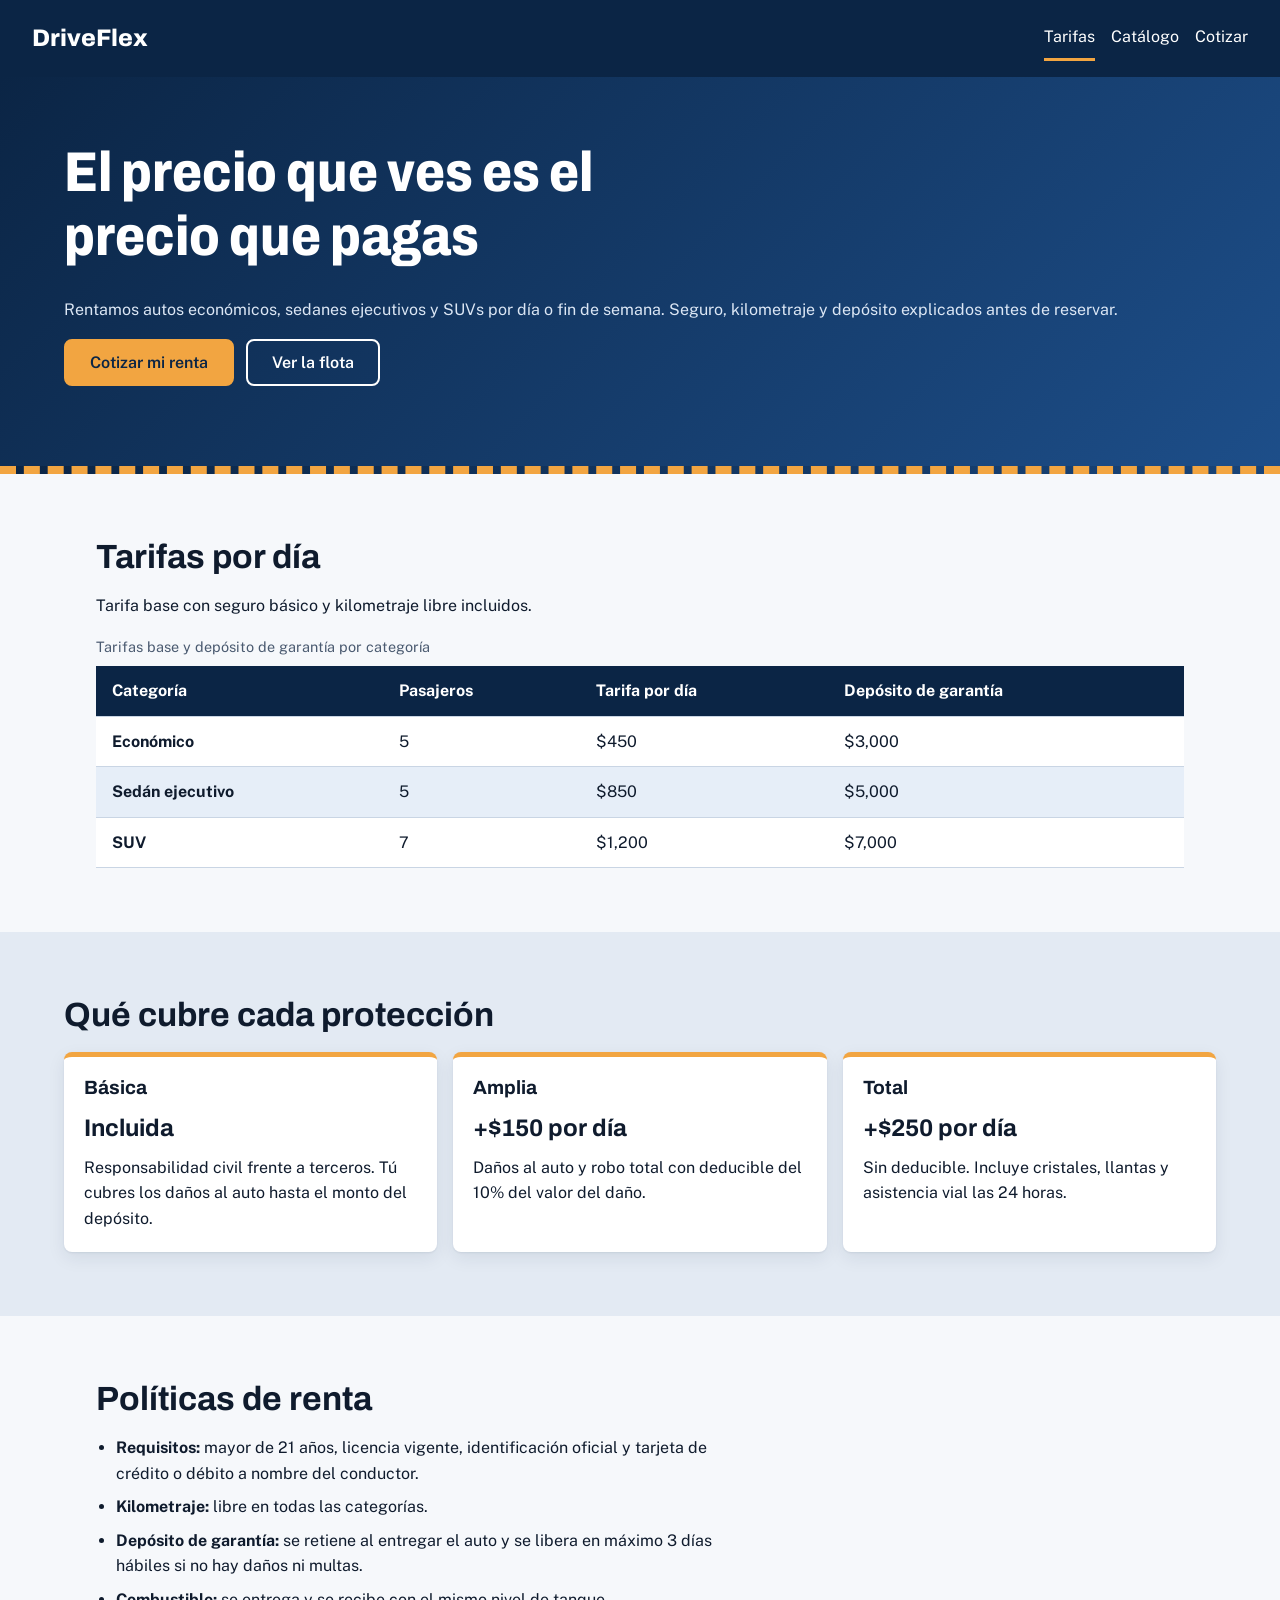
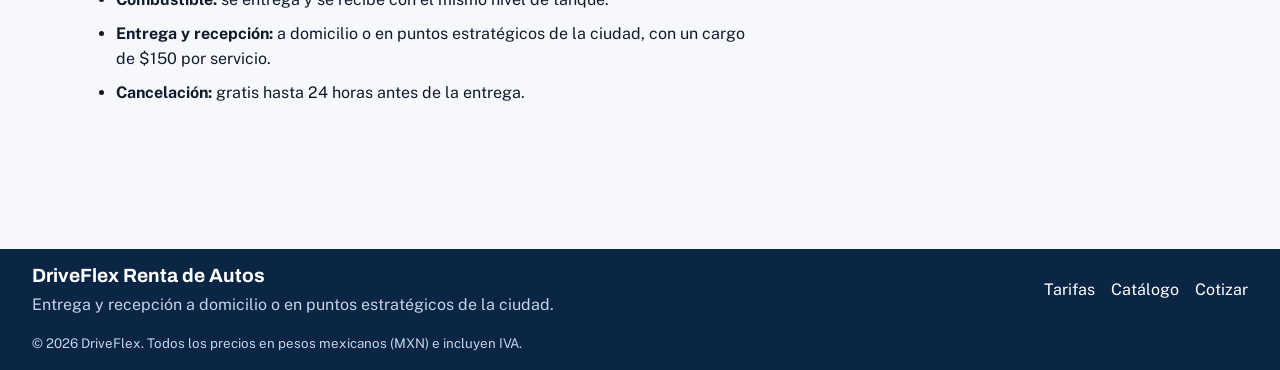
<file: index.html>
<!DOCTYPE html>
<html lang="es">
<head>
<meta charset="UTF-8">
<meta name="viewport" content="width=device-width, initial-scale=1">
<link rel="preconnect" href="https://fonts.googleapis.com">
<link rel="preconnect" href="https://fonts.gstatic.com" crossorigin>
<link href="https://fonts.googleapis.com/css2?family=Archivo:wdth,wght@75..125,500..800&family=Public+Sans:wght@400;600&display=swap" rel="stylesheet">
<link rel="stylesheet" href="styles.css">
<title>DriveFlex | Renta de autos con tarifas claras</title>
<meta name="description" content="Renta de autos económicos, sedanes ejecutivos y SUVs por día o fin de semana. Sabe cuánto pagas antes de reservar.">
</head>
<body>
<header class="cabecera">
  <a class="logo" href="index.html">DriveFlex</a>
  <nav aria-label="Principal">
    <ul class="menu">
      <li><a href="index.html" aria-current="page">Tarifas</a></li>
      <li><a href="catalogo.html">Catálogo</a></li>
      <li><a href="contacto.html">Cotizar</a></li>
    </ul>
  </nav>
</header>
<main>
  <section class="banner" aria-labelledby="titulo-banner">
    <h1 id="titulo-banner">El precio que ves es el precio que pagas</h1>
    <p>Rentamos autos económicos, sedanes ejecutivos y SUVs por día o fin de semana. Seguro, kilometraje y depósito explicados antes de reservar.</p>
    <p class="acciones">
      <a class="boton" href="contacto.html">Cotizar mi renta</a>
      <a class="boton boton-claro" href="catalogo.html">Ver la flota</a>
    </p>
  </section>

  <section class="seccion" aria-labelledby="titulo-tarifas">
    <h2 id="titulo-tarifas">Tarifas por día</h2>
    <p>Tarifa base con seguro básico y kilometraje libre incluidos.</p>
    <section class="tabla-scroll" aria-label="Tabla de tarifas">
      <table>
        <caption>Tarifas base y depósito de garantía por categoría</caption>
        <thead>
          <tr><th scope="col">Categoría</th><th scope="col">Pasajeros</th><th scope="col">Tarifa por día</th><th scope="col">Depósito de garantía</th></tr>
        </thead>
        <tbody>
          <tr><th scope="row">Económico</th><td>5</td><td>$450</td><td>$3,000</td></tr>
          <tr><th scope="row">Sedán ejecutivo</th><td>5</td><td>$850</td><td>$5,000</td></tr>
          <tr><th scope="row">SUV</th><td>7</td><td>$1,200</td><td>$7,000</td></tr>
        </tbody>
      </table>
    </section>
  </section>

  <section class="seccion seccion-gris" aria-labelledby="titulo-coberturas">
    <h2 id="titulo-coberturas">Qué cubre cada protección</h2>
    <section class="rejilla-3">
      <article class="tarjeta">
        <h3>Básica</h3>
        <p class="precio">Incluida</p>
        <p>Responsabilidad civil frente a terceros. Tú cubres los daños al auto hasta el monto del depósito.</p>
      </article>
      <article class="tarjeta">
        <h3>Amplia</h3>
        <p class="precio">+$150 por día</p>
        <p>Daños al auto y robo total con deducible del 10% del valor del daño.</p>
      </article>
      <article class="tarjeta">
        <h3>Total</h3>
        <p class="precio">+$250 por día</p>
        <p>Sin deducible. Incluye cristales, llantas y asistencia vial las 24 horas.</p>
      </article>
    </section>
  </section>

  <section class="seccion" aria-labelledby="titulo-politicas">
    <h2 id="titulo-politicas">Políticas de renta</h2>
    <ul class="lista-politicas">
      <li><strong>Requisitos:</strong> mayor de 21 años, licencia vigente, identificación oficial y tarjeta de crédito o débito a nombre del conductor.</li>
      <li><strong>Kilometraje:</strong> libre en todas las categorías.</li>
      <li><strong>Depósito de garantía:</strong> se retiene al entregar el auto y se libera en máximo 3 días hábiles si no hay daños ni multas.</li>
      <li><strong>Combustible:</strong> se entrega y se recibe con el mismo nivel de tanque.</li>
      <li><strong>Entrega y recepción:</strong> a domicilio o en puntos estratégicos de la ciudad, con un cargo de $150 por servicio.</li>
      <li><strong>Cancelación:</strong> gratis hasta 24 horas antes de la entrega.</li>
    </ul>
  </section>
</main>
<footer class="pie">
  <section aria-label="Datos de contacto">
    <h2>DriveFlex Renta de Autos</h2>
    <p>Entrega y recepción a domicilio o en puntos estratégicos de la ciudad.</p>
  </section>
  <nav aria-label="Pie de página">
    <ul class="menu">
      <li><a href="index.html">Tarifas</a></li>
      <li><a href="catalogo.html">Catálogo</a></li>
      <li><a href="contacto.html">Cotizar</a></li>
    </ul>
  </nav>
  <small>© 2026 DriveFlex. Todos los precios en pesos mexicanos (MXN) e incluyen IVA.</small>
</footer>
<script src="script.js"></script>
</body>
</html>
</file>
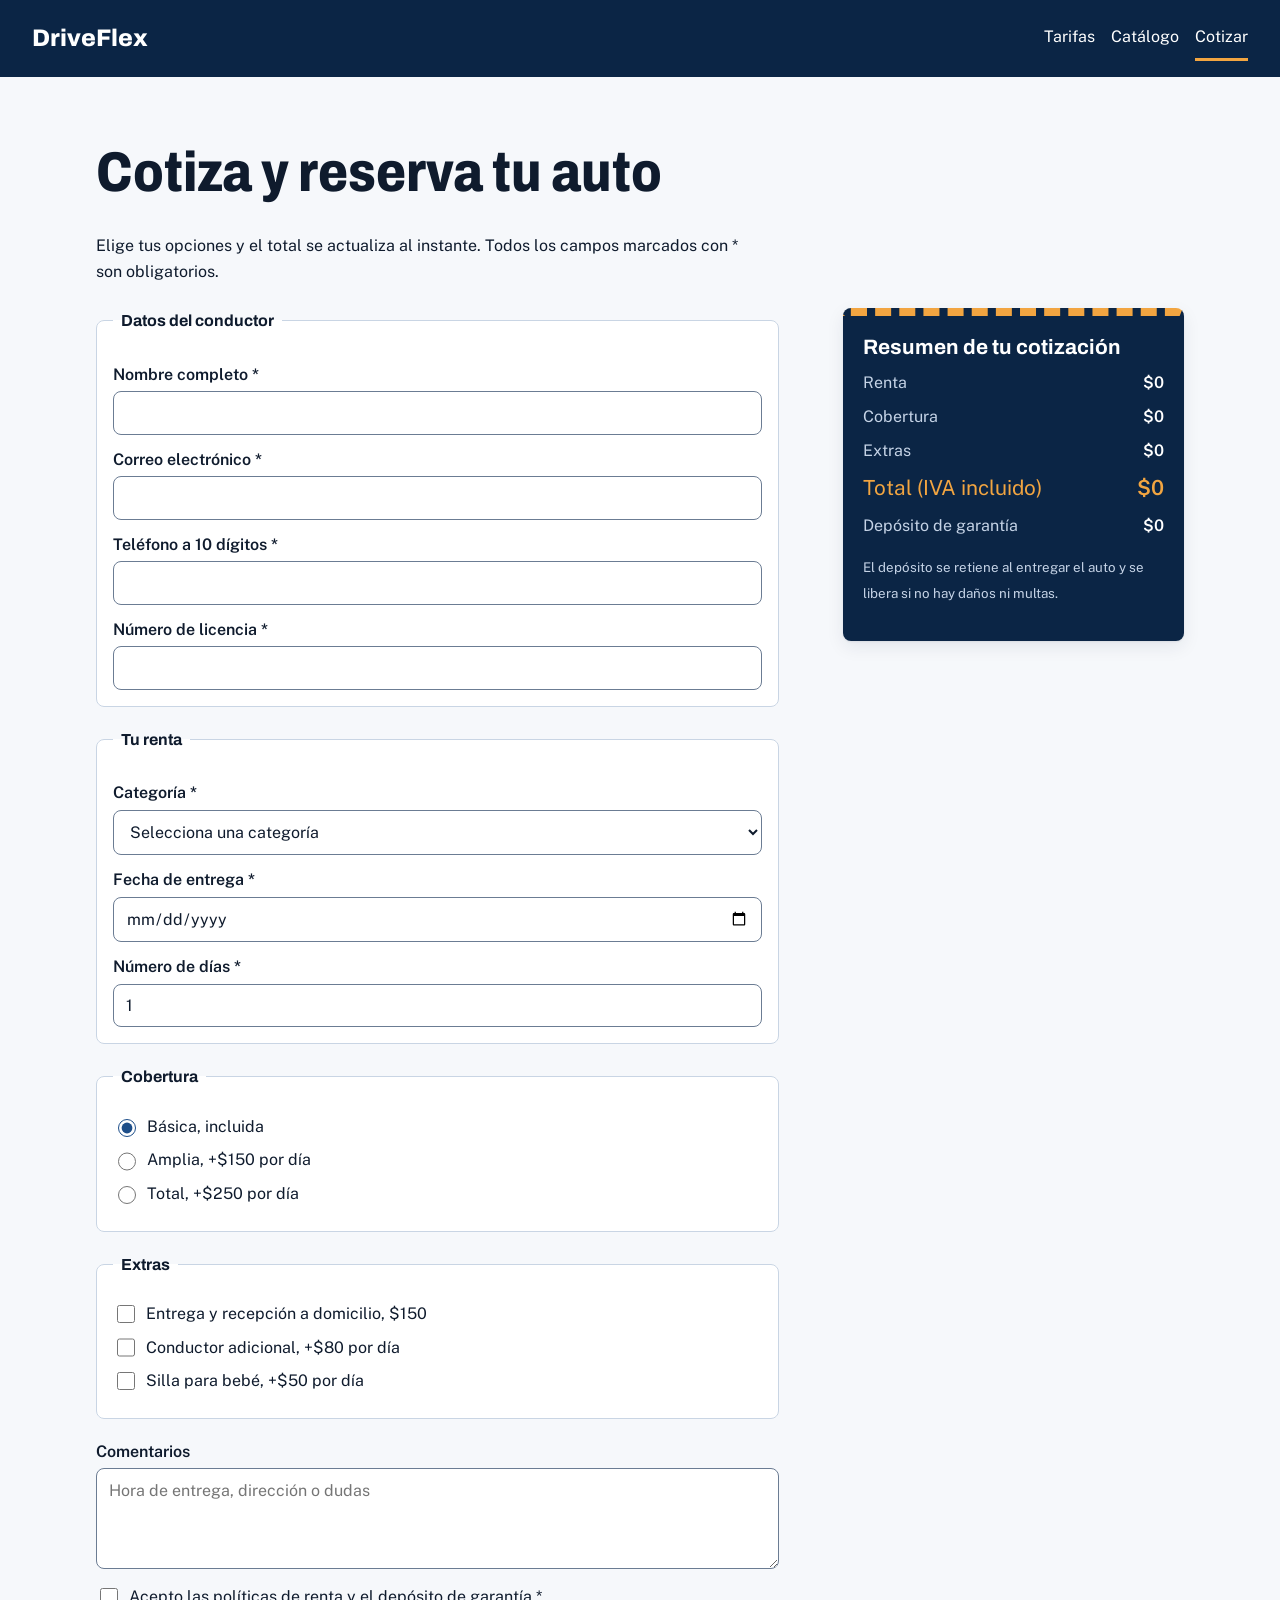
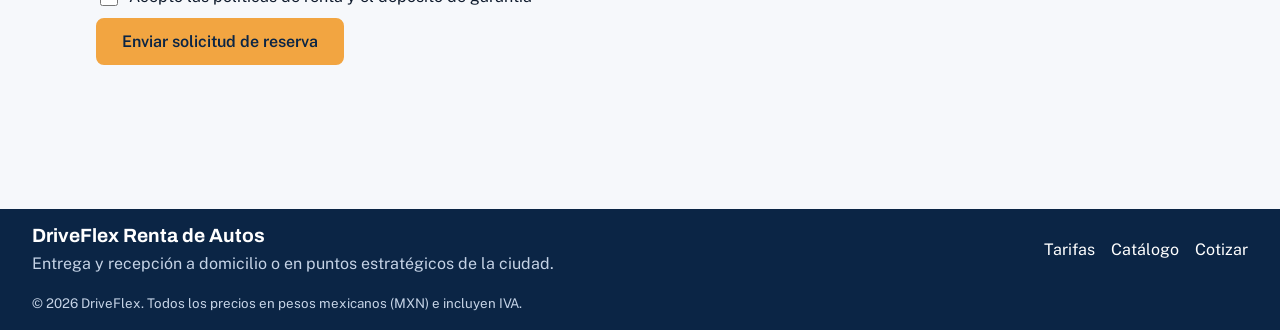
<file: contacto.html>
<!DOCTYPE html>
<html lang="es">
<head>
<meta charset="UTF-8">
<meta name="viewport" content="width=device-width, initial-scale=1">
<link rel="preconnect" href="https://fonts.googleapis.com">
<link rel="preconnect" href="https://fonts.gstatic.com" crossorigin>
<link href="https://fonts.googleapis.com/css2?family=Archivo:wdth,wght@75..125,500..800&family=Public+Sans:wght@400;600&display=swap" rel="stylesheet">
<link rel="stylesheet" href="styles.css">
<title>Cotizar y reservar | DriveFlex</title>
<meta name="description" content="Calcula el costo total de tu renta según días, categoría y cobertura, y envía tu solicitud de reserva.">
</head>
<body>
<header class="cabecera">
  <a class="logo" href="index.html">DriveFlex</a>
  <nav aria-label="Principal">
    <ul class="menu">
      <li><a href="index.html">Tarifas</a></li>
      <li><a href="catalogo.html">Catálogo</a></li>
      <li><a href="contacto.html" aria-current="page">Cotizar</a></li>
    </ul>
  </nav>
</header>
<main>
  <section class="seccion" aria-labelledby="titulo-cotizador">
    <h1 id="titulo-cotizador">Cotiza y reserva tu auto</h1>
    <p>Elige tus opciones y el total se actualiza al instante. Todos los campos marcados con * son obligatorios.</p>

    <section class="cotizador">
      <form id="cotizador" action="#" method="post" novalidate>
        <fieldset>
          <legend>Datos del conductor</legend>
          <label for="nombre">Nombre completo *</label>
          <input type="text" id="nombre" name="nombre" required minlength="3" autocomplete="name">

          <label for="correo">Correo electrónico *</label>
          <input type="email" id="correo" name="correo" required autocomplete="email">

          <label for="telefono">Teléfono a 10 dígitos *</label>
          <input type="tel" id="telefono" name="telefono" required pattern="[0-9]{10}" inputmode="numeric" autocomplete="tel">

          <label for="licencia">Número de licencia *</label>
          <input type="text" id="licencia" name="licencia" required minlength="5">
        </fieldset>

        <fieldset>
          <legend>Tu renta</legend>
          <label for="categoria">Categoría *</label>
          <select id="categoria" name="categoria" required>
            <option value="">Selecciona una categoría</option>
            <option value="economico" data-precio="450">Económico ($450 por día)</option>
            <option value="sedan" data-precio="850">Sedán ejecutivo ($850 por día)</option>
            <option value="suv" data-precio="1200">SUV ($1,200 por día)</option>
          </select>

          <label for="recogida">Fecha de entrega *</label>
          <input type="date" id="recogida" name="recogida" required>

          <label for="dias">Número de días *</label>
          <input type="number" id="dias" name="dias" required min="1" max="30" value="1">
        </fieldset>

        <fieldset>
          <legend>Cobertura</legend>
          <label class="opcion"><input type="radio" name="cobertura" value="0" checked> Básica, incluida</label>
          <label class="opcion"><input type="radio" name="cobertura" value="150"> Amplia, +$150 por día</label>
          <label class="opcion"><input type="radio" name="cobertura" value="250"> Total, +$250 por día</label>
        </fieldset>

        <fieldset>
          <legend>Extras</legend>
          <label class="opcion"><input type="checkbox" name="extra" value="150" data-tipo="unico"> Entrega y recepción a domicilio, $150</label>
          <label class="opcion"><input type="checkbox" name="extra" value="80" data-tipo="dia"> Conductor adicional, +$80 por día</label>
          <label class="opcion"><input type="checkbox" name="extra" value="50" data-tipo="dia"> Silla para bebé, +$50 por día</label>
        </fieldset>

        <label for="comentarios">Comentarios</label>
        <textarea id="comentarios" name="comentarios" rows="4" maxlength="300" placeholder="Hora de entrega, dirección o dudas"></textarea>

        <label class="opcion"><input type="checkbox" id="acepto" name="acepto" required> Acepto las políticas de renta y el depósito de garantía *</label>

        <button type="submit" class="boton">Enviar solicitud de reserva</button>
        <p id="mensaje" role="status"></p>
      </form>

      <aside class="resumen" aria-labelledby="titulo-resumen">
        <h2 id="titulo-resumen">Resumen de tu cotización</h2>
        <dl>
          <dt>Renta</dt><dd id="r-renta">$0</dd>
          <dt>Cobertura</dt><dd id="r-cobertura">$0</dd>
          <dt>Extras</dt><dd id="r-extras">$0</dd>
          <dt>Total (IVA incluido)</dt><dd id="r-total" class="total">$0</dd>
          <dt>Depósito de garantía</dt><dd id="r-deposito">$0</dd>
        </dl>
        <p><small>El depósito se retiene al entregar el auto y se libera si no hay daños ni multas.</small></p>
      </aside>
    </section>
  </section>
</main>
<footer class="pie">
  <section aria-label="Datos de contacto">
    <h2>DriveFlex Renta de Autos</h2>
    <p>Entrega y recepción a domicilio o en puntos estratégicos de la ciudad.</p>
  </section>
  <nav aria-label="Pie de página">
    <ul class="menu">
      <li><a href="index.html">Tarifas</a></li>
      <li><a href="catalogo.html">Catálogo</a></li>
      <li><a href="contacto.html">Cotizar</a></li>
    </ul>
  </nav>
  <small>© 2026 DriveFlex. Todos los precios en pesos mexicanos (MXN) e incluyen IVA.</small>
</footer>
<script src="script.js"></script>
</body>
</html>
</file>
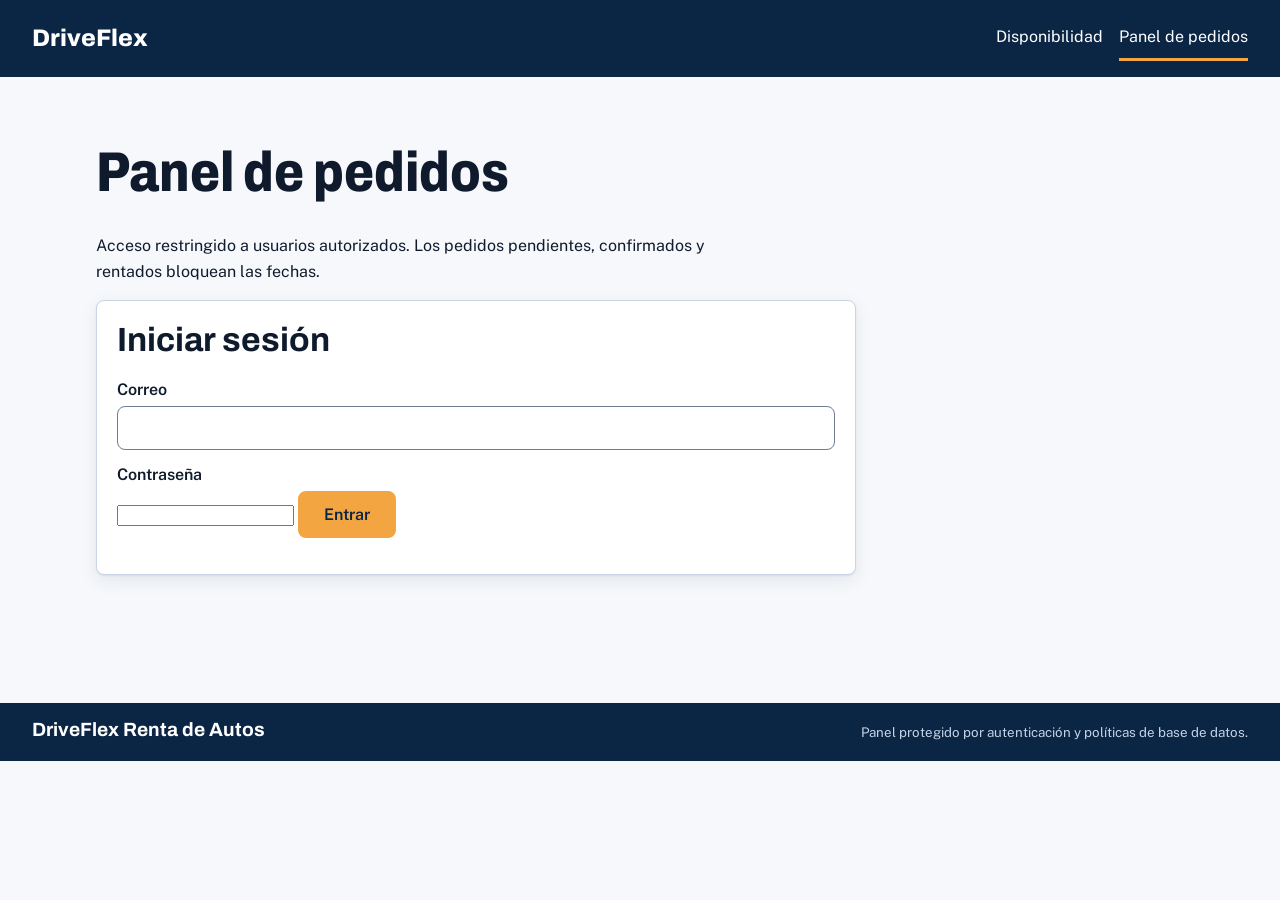
<file: dashboard.html>
<!DOCTYPE html>
<html lang="es">
<head>
  <meta charset="UTF-8">
  <meta name="viewport" content="width=device-width, initial-scale=1">
  <meta name="description" content="Panel privado de pedidos de renta DriveFlex.">
  <title>Panel de pedidos | DriveFlex</title>
  <link rel="preconnect" href="https://fonts.googleapis.com">
  <link rel="preconnect" href="https://fonts.gstatic.com" crossorigin>
  <link href="https://fonts.googleapis.com/css2?family=Archivo:wdth,wght@75..125,500..800&family=Public+Sans:wght@400;600&display=swap" rel="stylesheet">
  <link rel="stylesheet" href="styles.css">
  <link rel="stylesheet" href="booking.css">
</head>
<body>
  <header class="cabecera"><a class="logo" href="index.html">DriveFlex</a><nav aria-label="Principal"><ul class="menu"><li><a href="reservas.html">Disponibilidad</a></li><li><a href="dashboard.html" aria-current="page">Panel de pedidos</a></li></ul></nav></header>
  <main>
    <section class="seccion" aria-labelledby="dashboard-title">
      <h1 id="dashboard-title">Panel de pedidos</h1>
      <p>Acceso restringido a usuarios autorizados. Los pedidos pendientes, confirmados y rentados bloquean las fechas.</p>
      <section id="auth-panel" class="booking-panel">
        <h2>Iniciar sesión</h2>
        <form id="login-form">
          <label for="email">Correo</label><input id="email" type="email" autocomplete="username" required>
          <label for="password">Contraseña</label><input id="password" type="password" autocomplete="current-password" required>
          <button class="boton" type="submit">Entrar</button>
          <p id="auth-message" role="status" aria-live="polite"></p>
        </form>
      </section>
      <section id="orders-panel" class="dashboard-panel" hidden>
        <div class="dashboard-toolbar">
          <p id="admin-identity"></p>
          <button id="refresh-orders" type="button" class="boton">Actualizar pedidos</button>
          <button id="logout" type="button" class="boton boton-claro">Cerrar sesión</button>
        </div>
        <p id="orders-message" role="status" aria-live="polite"></p>
        <div class="dashboard-table"><table>
          <caption>Pedidos más recientes</caption>
          <thead><tr><th>Folio</th><th>Cliente</th><th>Auto</th><th>Fechas</th><th>Total</th><th>Estado</th><th>Actualizar</th></tr></thead>
          <tbody id="orders-body"><tr><td colspan="7">Inicia sesión para ver los pedidos.</td></tr></tbody>
        </table></div>
      </section>
    </section>
  </main>
  <footer class="pie"><section><h2>DriveFlex Renta de Autos</h2></section><small>Panel protegido por autenticación y políticas de base de datos.</small></footer>
  <script type="module" src="dashboard.js"></script>
</body>
</html>
</file>
<file: styles.css>
/* ==========================================================
   DriveFlex · Hoja de estilos centralizada
   Diseño mobile-first: base = móvil (<768px),
   @media 768px = tablet, @media 1024px = laptop
   ========================================================== */

/* ----------------------------------------------------------
   PALETA · Teoría del color
   - Esquema complementario: azul marino (confianza, seriedad,
     típico de servicios financieros y de movilidad) frente a
     su opuesto en el círculo cromático, el ámbar (acción, energía).
   - Regla 60-30-10: 60% neutros fríos (fondos), 30% azules
     (estructura), 10% ámbar (botones y detalles).
   - Los azules son análogos entre sí (mismo tono, distinta
     luminosidad), lo que da armonía; los neutros llevan un
     toque de azul para no “ensuciar” la paleta.
   - Contraste AA o superior en todos los pares texto/fondo.
   ---------------------------------------------------------- */
:root {
  /* 30% · Azules (estructura) */
  --primario-oscuro: #0B2545;
  --primario: #1D4E89;
  --primario-claro: #E6EEF8;

  /* 10% · Ámbar (acento complementario) */
  --acento: #F2A541;
  --acento-claro: #F7B965;

  /* 60% · Neutros fríos */
  --fondo: #F6F8FB;
  --neutro: #E3EAF3;
  --neutro-borde: #C9D5E4;
  --borde-fuerte: #6B7C93;
  --texto: #0F1B2D;
  --texto-suave: #4A5A70;
  --texto-claro: #C5D3E6;

  /* Estados */
  --error: #B3261E;
  --exito: #1E7F52;

  /* Tipografía */
  --fuente-titulo: "Archivo", "Arial Narrow", Arial, sans-serif;
  --fuente-texto: "Public Sans", system-ui, -apple-system, "Segoe UI", sans-serif;

  /* Espaciado y forma */
  --espacio: 1rem;
  --espacio-grande: clamp(2rem, 6vw, 4rem);
  --radio: 8px;
  --ancho: 72rem;
  --sombra: 0 1px 2px rgba(11, 37, 69, .08), 0 6px 18px rgba(11, 37, 69, .08);
}

*, *::before, *::after { box-sizing: border-box; }

html { scroll-behavior: smooth; }

body {
  margin: 0;
  font-family: var(--fuente-texto);
  color: var(--texto);
  background: var(--fondo);
  line-height: 1.6;
  overflow-x: hidden;
}

img, svg, table { max-width: 100%; }

h1, h2, h3 {
  font-family: var(--fuente-titulo);
  line-height: 1.15;
  margin: 0 0 .5em;
}
h1 { font-size: clamp(2rem, 7vw, 3.5rem); font-weight: 800; font-stretch: 85%; }
h2 { font-size: clamp(1.5rem, 4vw, 2.1rem); font-weight: 700; }
h3 { font-size: 1.2rem; font-weight: 700; }
p { max-width: 65ch; margin: 0 0 1em; }

a { color: var(--primario); }
:focus-visible { outline: 3px solid var(--acento); outline-offset: 3px; }

/* ---------- Cabecera y pie (Flexbox) ---------- */
.cabecera, .pie {
  display: flex;
  flex-wrap: wrap;
  align-items: center;
  justify-content: space-between;
  gap: var(--espacio);
  padding: var(--espacio);
  background: var(--primario-oscuro);
  color: #fff;
}

.logo {
  font-family: var(--fuente-titulo);
  font-weight: 800;
  font-size: 1.5rem;
  color: #fff;
  text-decoration: none;
}

.menu {
  display: flex;
  flex-wrap: wrap;
  gap: .25rem 1rem;
  margin: 0;
  padding: 0;
  list-style: none;
}
.menu a {
  display: inline-block;
  padding: .5rem 0;
  color: #fff;
  text-decoration: none;
  border-bottom: 3px solid transparent;
}
.menu a:hover, .menu a[aria-current="page"] { border-bottom-color: var(--acento); }

.pie { flex-direction: column; align-items: flex-start; margin-top: var(--espacio-grande); }
.pie h2 { font-size: 1.2rem; margin-bottom: .25rem; }
.pie p { margin: 0; color: var(--texto-claro); }
.pie small { color: var(--texto-claro); }

/* ---------- Banner ---------- */
.banner {
  padding: var(--espacio-grande) var(--espacio);
  background: linear-gradient(135deg, var(--primario-oscuro) 0%, var(--primario) 100%);
  color: #fff;
  /* línea central de carretera: el recurso visual de la marca */
  border-bottom: 8px dashed var(--acento);
}
.banner > * { max-width: var(--ancho); margin-inline: auto; }
.banner h1 { max-width: 18ch; margin-left: max(0px, calc((100% - var(--ancho)) / 2)); }
.banner p { color: #DCE7F5; }
.acciones { display: flex; flex-wrap: wrap; gap: .75rem; }

/* ---------- Secciones ---------- */
.seccion {
  padding: var(--espacio-grande) var(--espacio);
  max-width: var(--ancho);
  margin-inline: auto;
}
.seccion-gris {
  max-width: none;
  background: var(--neutro);
}
.seccion-gris > * { max-width: var(--ancho); margin-inline: auto; }

/* ---------- Botones ---------- */
.boton {
  display: inline-block;
  padding: .75rem 1.5rem;
  font: 600 1rem var(--fuente-texto);
  color: var(--primario-oscuro);
  background: var(--acento);
  border: 2px solid var(--acento);
  border-radius: var(--radio);
  text-decoration: none;
  cursor: pointer;
}
.boton:hover { background: var(--acento-claro); border-color: var(--acento-claro); }
.boton-claro { background: transparent; color: #fff; border-color: #fff; }
.boton-claro:hover { background: #fff; color: var(--primario-oscuro); border-color: #fff; }

/* ---------- Tabla de tarifas ---------- */
.tabla-scroll { overflow-x: auto; }
table { width: 100%; border-collapse: collapse; background: #fff; }
caption { text-align: left; padding-bottom: .5rem; color: var(--texto-suave); font-size: .9rem; }
th, td { padding: .75rem 1rem; text-align: left; border-bottom: 1px solid var(--neutro-borde); white-space: nowrap; }
thead th { background: var(--primario-oscuro); color: #fff; }

/* ---------- Tarjetas y rejillas ---------- */
.rejilla-3 { display: grid; gap: var(--espacio); }
.tarjeta {
  padding: 1.25rem;
  background: #fff;
  border-top: 5px solid var(--acento);
  border-radius: var(--radio);
  box-shadow: var(--sombra);
}
.tarjeta p:last-child { margin-bottom: 0; }
.precio { font-family: var(--fuente-titulo); font-size: 1.5rem; font-weight: 700; margin-bottom: .5rem; }
.precio small { font: 400 .9rem var(--fuente-texto); color: var(--texto-suave); }

.lista-politicas { padding-left: 1.25rem; max-width: 65ch; }
.lista-politicas li { margin-bottom: .5rem; }

/* ---------- Catálogo (Grid) ---------- */
.filtros {
  display: flex;
  flex-wrap: wrap;
  gap: .5rem;
  margin: 1.5rem 0;
  padding: 0;
  border: 0;
}
.filtros legend { padding: 0; margin-bottom: .5rem; font-weight: 600; }
.filtro {
  padding: .5rem 1rem;
  font: 600 .95rem var(--fuente-texto);
  color: var(--primario-oscuro);
  background: #fff;
  border: 2px solid var(--primario);
  border-radius: 999px;
  cursor: pointer;
}
.filtro:hover { background: var(--primario-claro); }
.filtro.activo { background: var(--primario); border-color: var(--primario); color: #fff; }

.catalogo { display: grid; grid-template-columns: 1fr; gap: var(--espacio); }
.auto {
  display: flex;
  flex-direction: column;
  padding: 1rem;
  background: #fff;
  border-radius: var(--radio);
  border: 1px solid var(--neutro-borde);
  box-shadow: var(--sombra);
}
.auto[hidden] { display: none; }
.auto figure { margin: 0 0 1rem; overflow: hidden; border-radius: var(--radio); background: var(--primario-oscuro); }
.auto img { display: block; width: 100%; height: auto; aspect-ratio: 5 / 3; object-fit: cover; background: var(--primario-claro); }
.auto figcaption { padding: .5rem .75rem; font-size: .85rem; font-weight: 600; color: var(--texto-claro); background: var(--primario-oscuro); }
.auto .boton { margin-top: auto; text-align: center; }

.ficha { display: grid; grid-template-columns: auto 1fr; gap: .25rem 1rem; margin: 0 0 1rem; }
.ficha dt { color: var(--texto-suave); }
.ficha dd { margin: 0; font-weight: 600; }

/* ---------- Formulario y cotizador ---------- */
.cotizador { display: grid; gap: var(--espacio-grande); margin-top: 1.5rem; }

form fieldset {
  margin: 0 0 1.25rem;
  padding: 1rem;
  border: 1px solid var(--neutro-borde);
  border-radius: var(--radio);
  background: #fff;
}
legend { padding: 0 .5rem; font-family: var(--fuente-titulo); font-weight: 700; }

label { display: block; margin: .75rem 0 .25rem; font-weight: 600; }
.opcion { display: flex; align-items: center; gap: .5rem; font-weight: 400; margin: .5rem 0; }

input[type="text"], input[type="email"], input[type="tel"],
input[type="date"], input[type="number"], select, textarea {
  width: 100%;
  padding: .7rem .75rem;
  font: 1rem var(--fuente-texto);
  color: var(--texto);
  background: #fff;
  border: 1px solid var(--borde-fuerte);
  border-radius: var(--radio);
}
input[type="radio"], input[type="checkbox"] { width: 1.15rem; height: 1.15rem; accent-color: var(--primario); }
input:user-invalid, select:user-invalid, textarea:user-invalid { border-color: var(--error); }

#mensaje { margin-top: 1rem; font-weight: 600; }
#mensaje.error { color: var(--error); }
#mensaje.exito { color: var(--exito); }

.resumen {
  align-self: start;
  padding: 1.25rem;
  background: var(--primario-oscuro);
  color: #fff;
  border-radius: var(--radio);
  border-top: 8px dashed var(--acento);
}
.resumen h2 { font-size: 1.3rem; }
.resumen dl { display: grid; grid-template-columns: 1fr auto; gap: .5rem 1rem; margin: 0 0 1rem; }
.resumen dt { color: var(--texto-claro); }
.resumen dd { margin: 0; text-align: right; font-weight: 600; }
.resumen dt:nth-of-type(4), .resumen .total { font-size: 1.3rem; color: var(--acento); }
.resumen small { color: var(--texto-claro); }

/* ==========================================================
   Tablet: 768px en adelante
   ========================================================== */
@media (min-width: 768px) {
  .cabecera, .pie { padding-inline: 2rem; }
  .pie { flex-direction: row; align-items: center; }
  .rejilla-3 { grid-template-columns: repeat(3, 1fr); }
  .catalogo { grid-template-columns: repeat(2, 1fr); }
  .seccion, .banner { padding-inline: 2rem; }
}

/* ==========================================================
   Laptop: 1024px en adelante
   ========================================================== */
@media (min-width: 1024px) {
  .catalogo { grid-template-columns: repeat(3, 1fr); }
  .cotizador { grid-template-columns: 2fr 1fr; align-items: start; }
  .resumen { position: sticky; top: 1rem; }
}

/* Respeta la preferencia de menos movimiento */
@media (prefers-reduced-motion: reduce) {
  html { scroll-behavior: auto; }
}

tbody tr:nth-child(even) { background: var(--primario-claro); }
.resumen { box-shadow: var(--sombra); }

.creditos { margin-top: 1.5rem; color: var(--texto-suave); }
</file>
<file: booking.css>
/* Componentes de reserva y dashboard, compatibles con styles.css */
.status-note { padding: .8rem 1rem; background: var(--primario-claro); border-radius: var(--radio); }
.inventory-grid { display: grid; grid-template-columns: repeat(auto-fit, minmax(210px, 1fr)); gap: 1rem; margin: 1.5rem 0 2rem; }
.inventory-card, .booking-panel, .dashboard-panel { background: #fff; padding: 1.25rem; border: 1px solid var(--neutro-borde); border-radius: var(--radio); box-shadow: var(--sombra); }
.inventory-card h3 { margin-bottom: .4rem; }
.inventory-card p { margin-bottom: .4rem; text-transform: capitalize; }
.inventory-card .stock-count { color: var(--exito); font-weight: 700; }
.booking-panel { max-width: 760px; }
.booking-panel form { margin-top: 1rem; }
.form-columns { display: grid; gap: .75rem; }
.error-text { color: var(--error); font-weight: 600; }
.success-text { color: var(--exito); font-weight: 600; }
button:disabled { opacity: .65; cursor: wait; }
.dashboard-toolbar { display: flex; flex-wrap: wrap; align-items: end; gap: .75rem; margin-bottom: 1rem; }
.dashboard-toolbar label { margin: 0; }
.dashboard-toolbar input { max-width: 280px; }
.dashboard-table { overflow-x: auto; }
.dashboard-table table { min-width: 850px; }
.dashboard-table select { min-width: 145px; }
.dashboard-table td { white-space: normal; }
.order-status { display: inline-block; padding: .2rem .55rem; border-radius: 999px; background: var(--primario-claro); text-transform: capitalize; }
.flatpickr-day.disabled, .flatpickr-day.disabled:hover { color: #a22 !important; background: #fce8e6 !important; text-decoration: line-through; }
@media (min-width: 768px) { .form-columns { grid-template-columns: 1fr 1fr; } }
</file>
